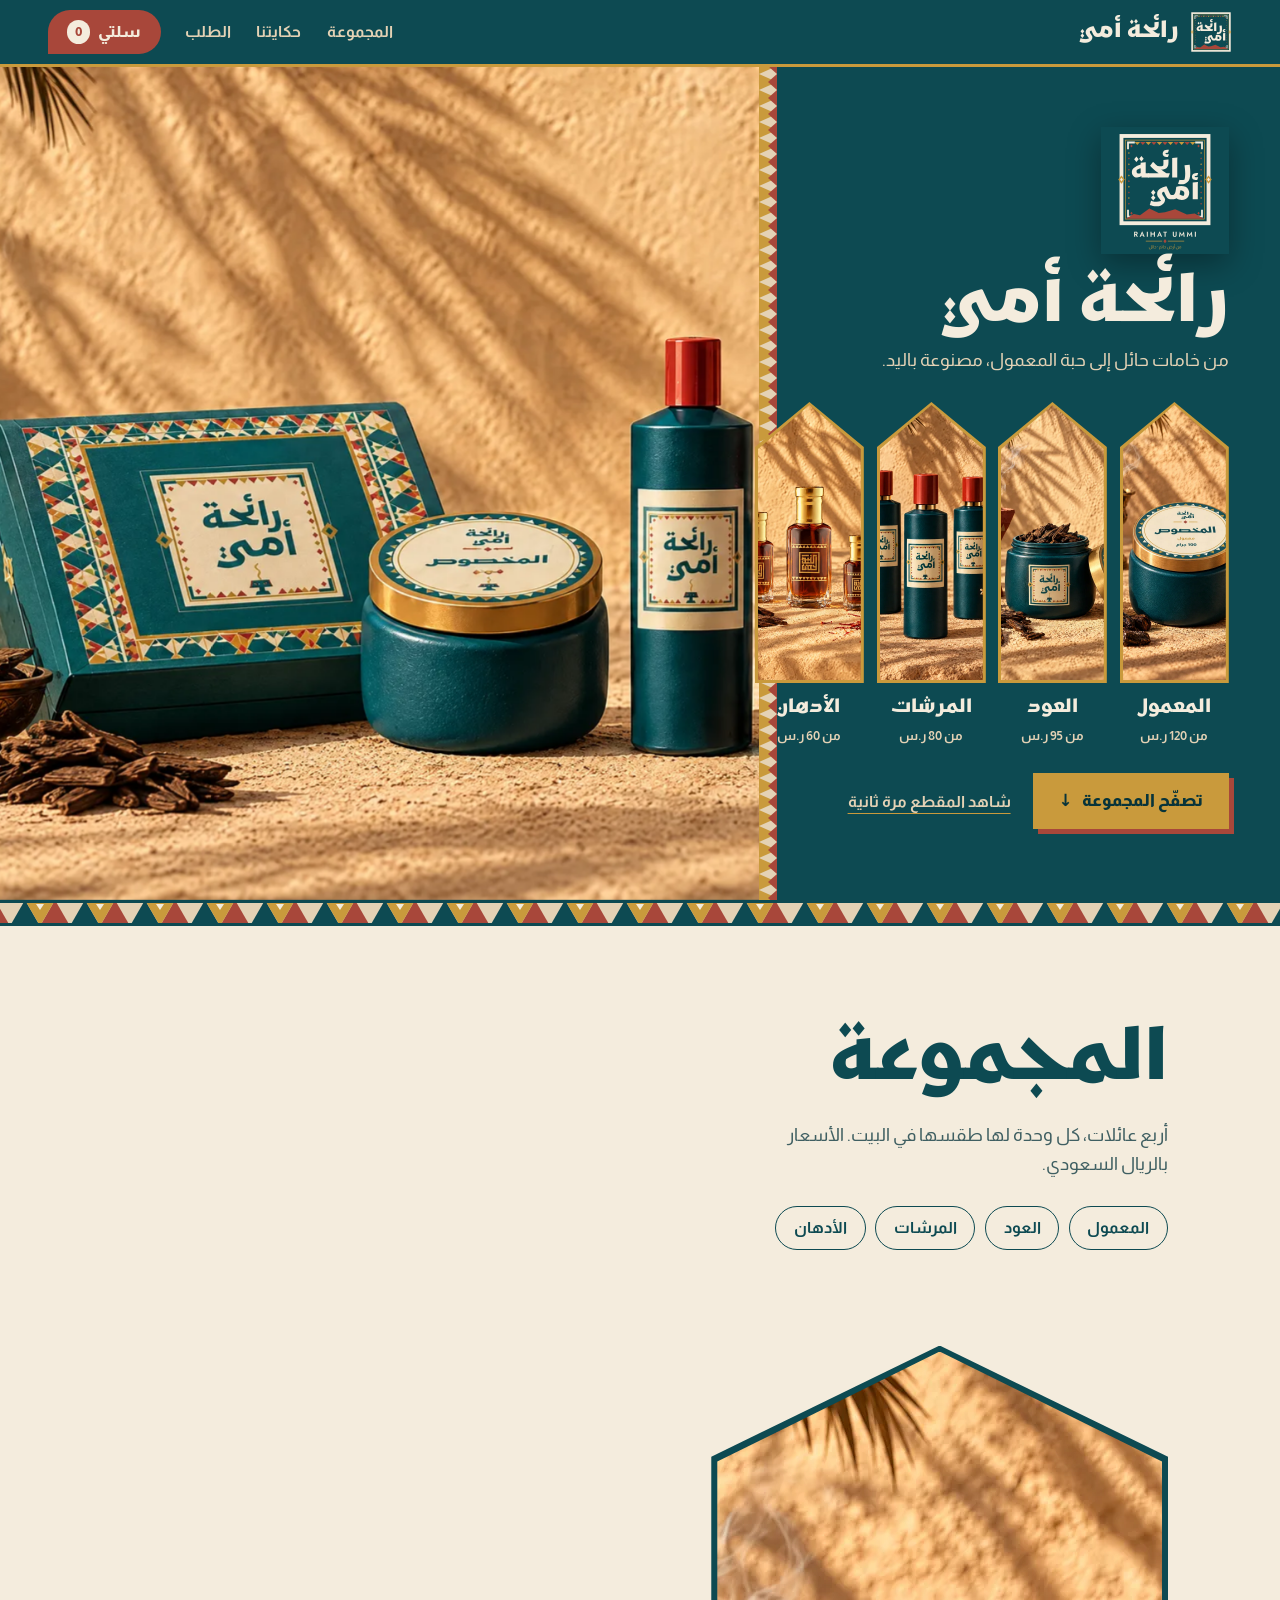
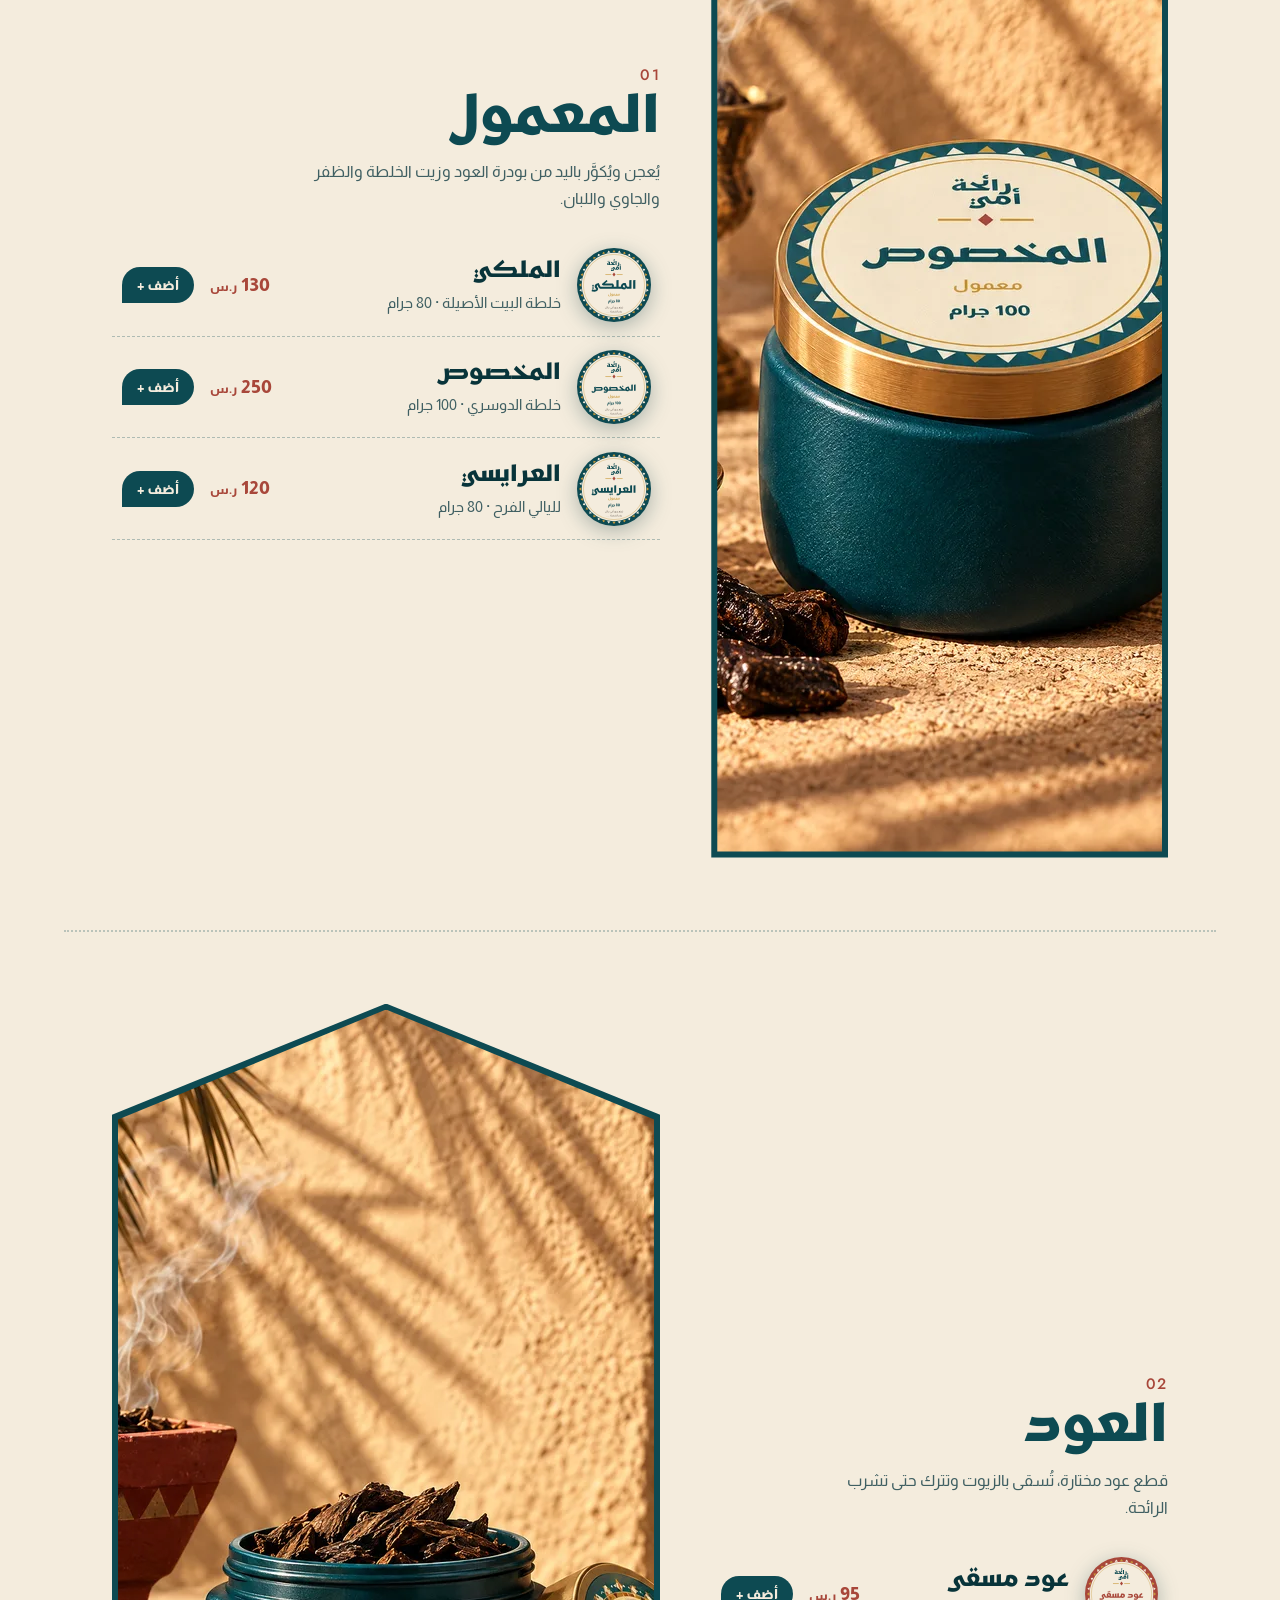
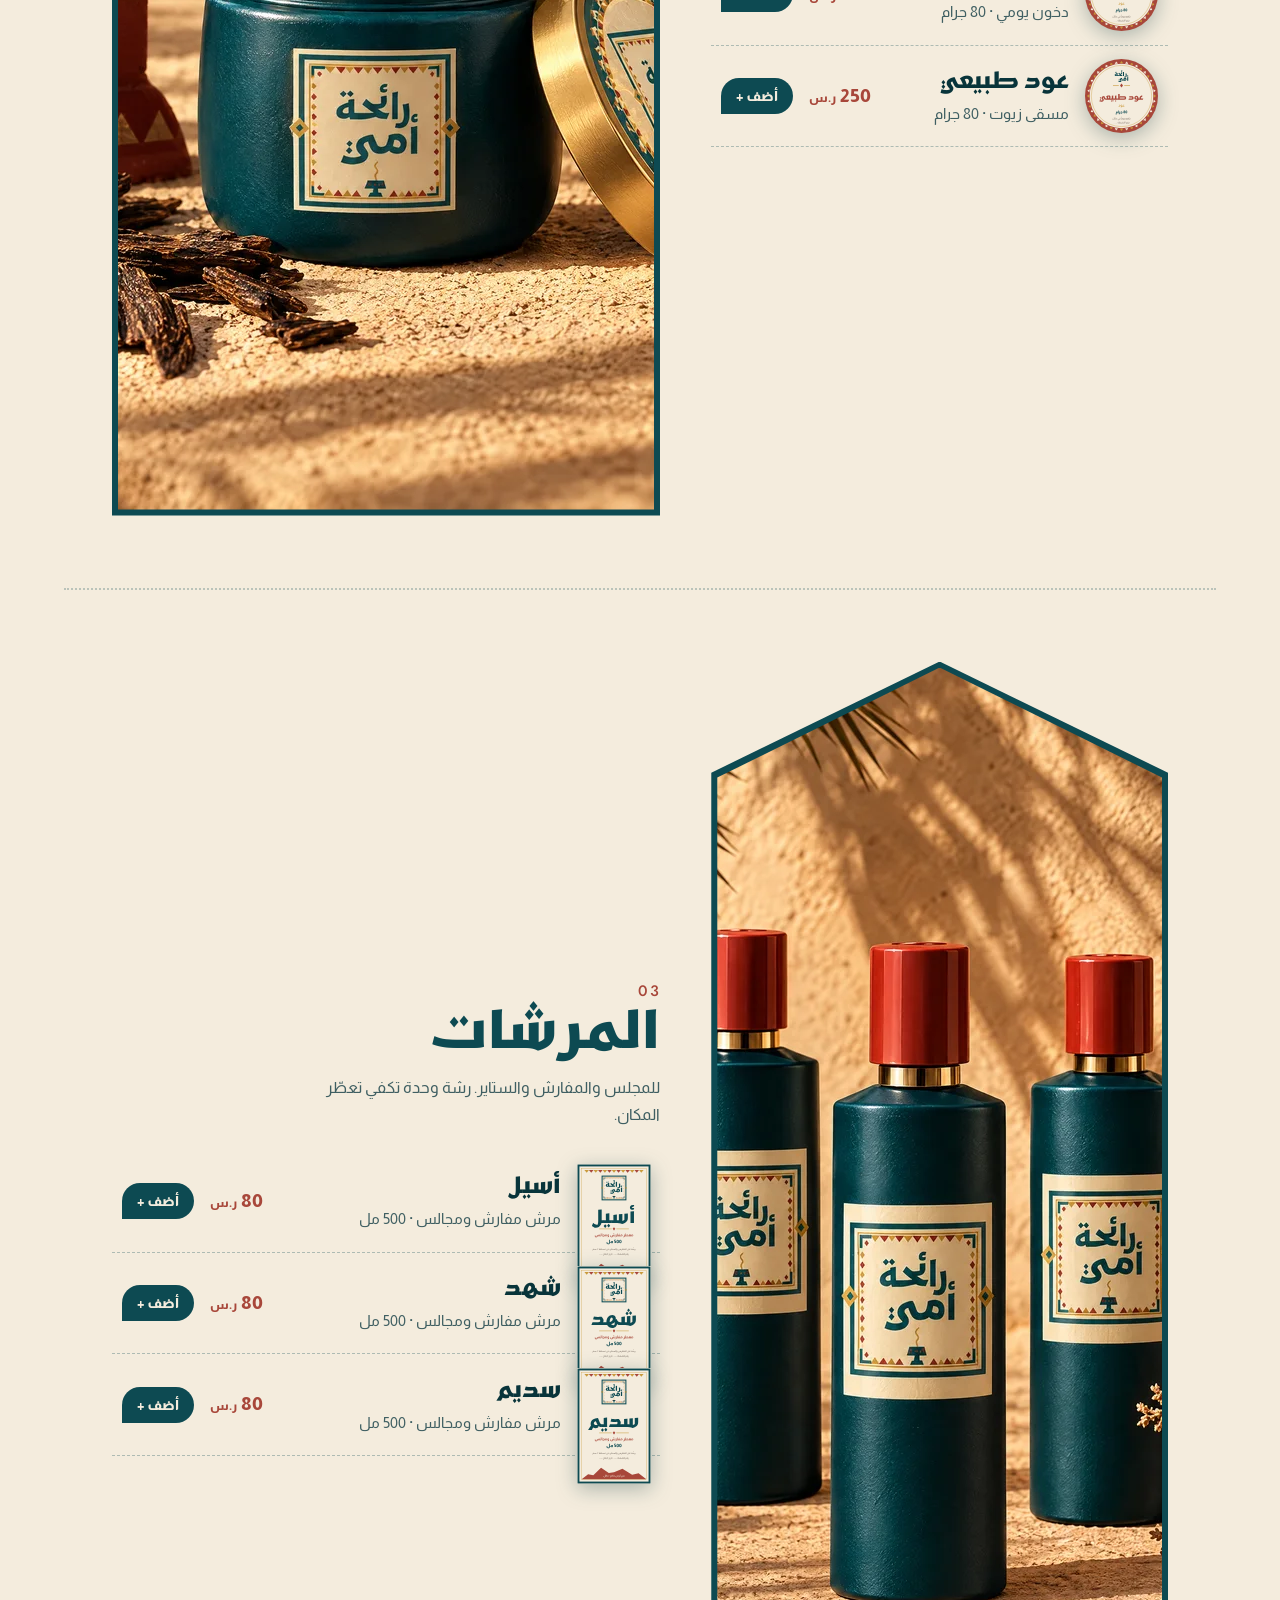
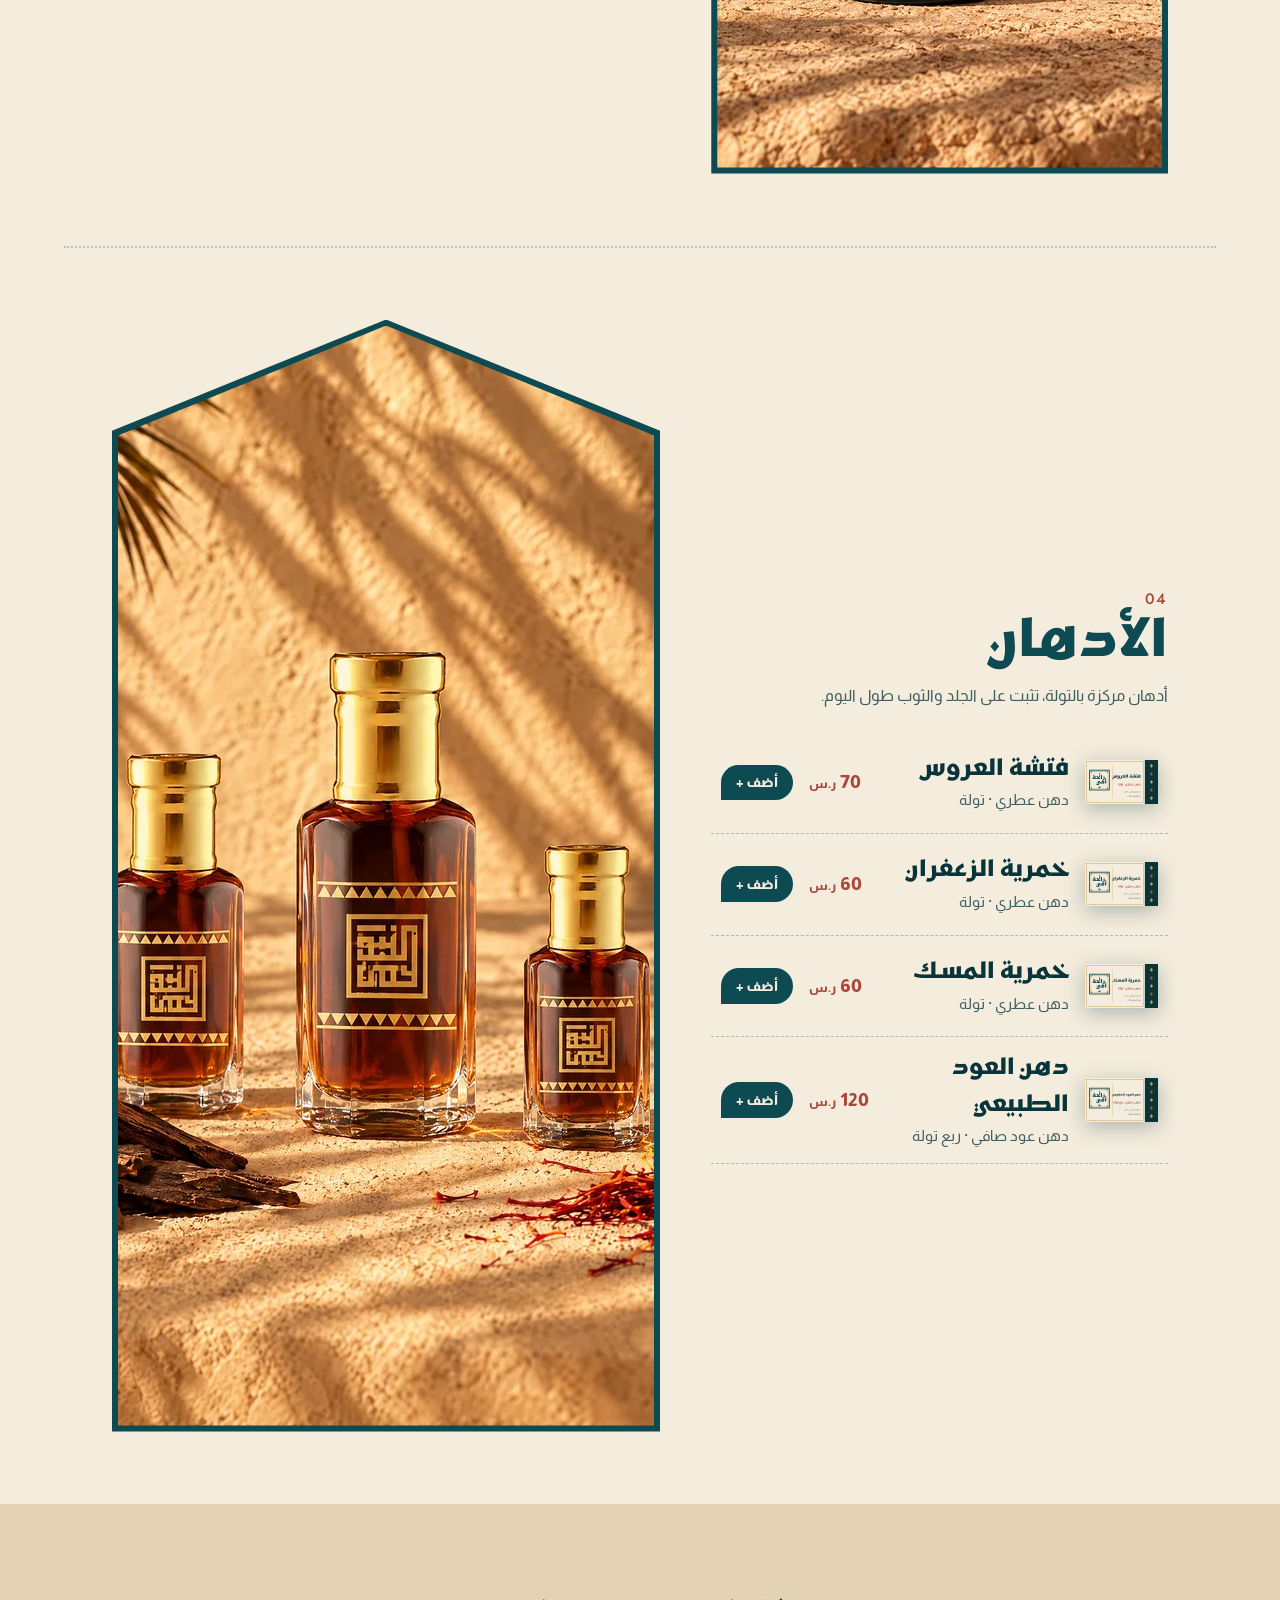
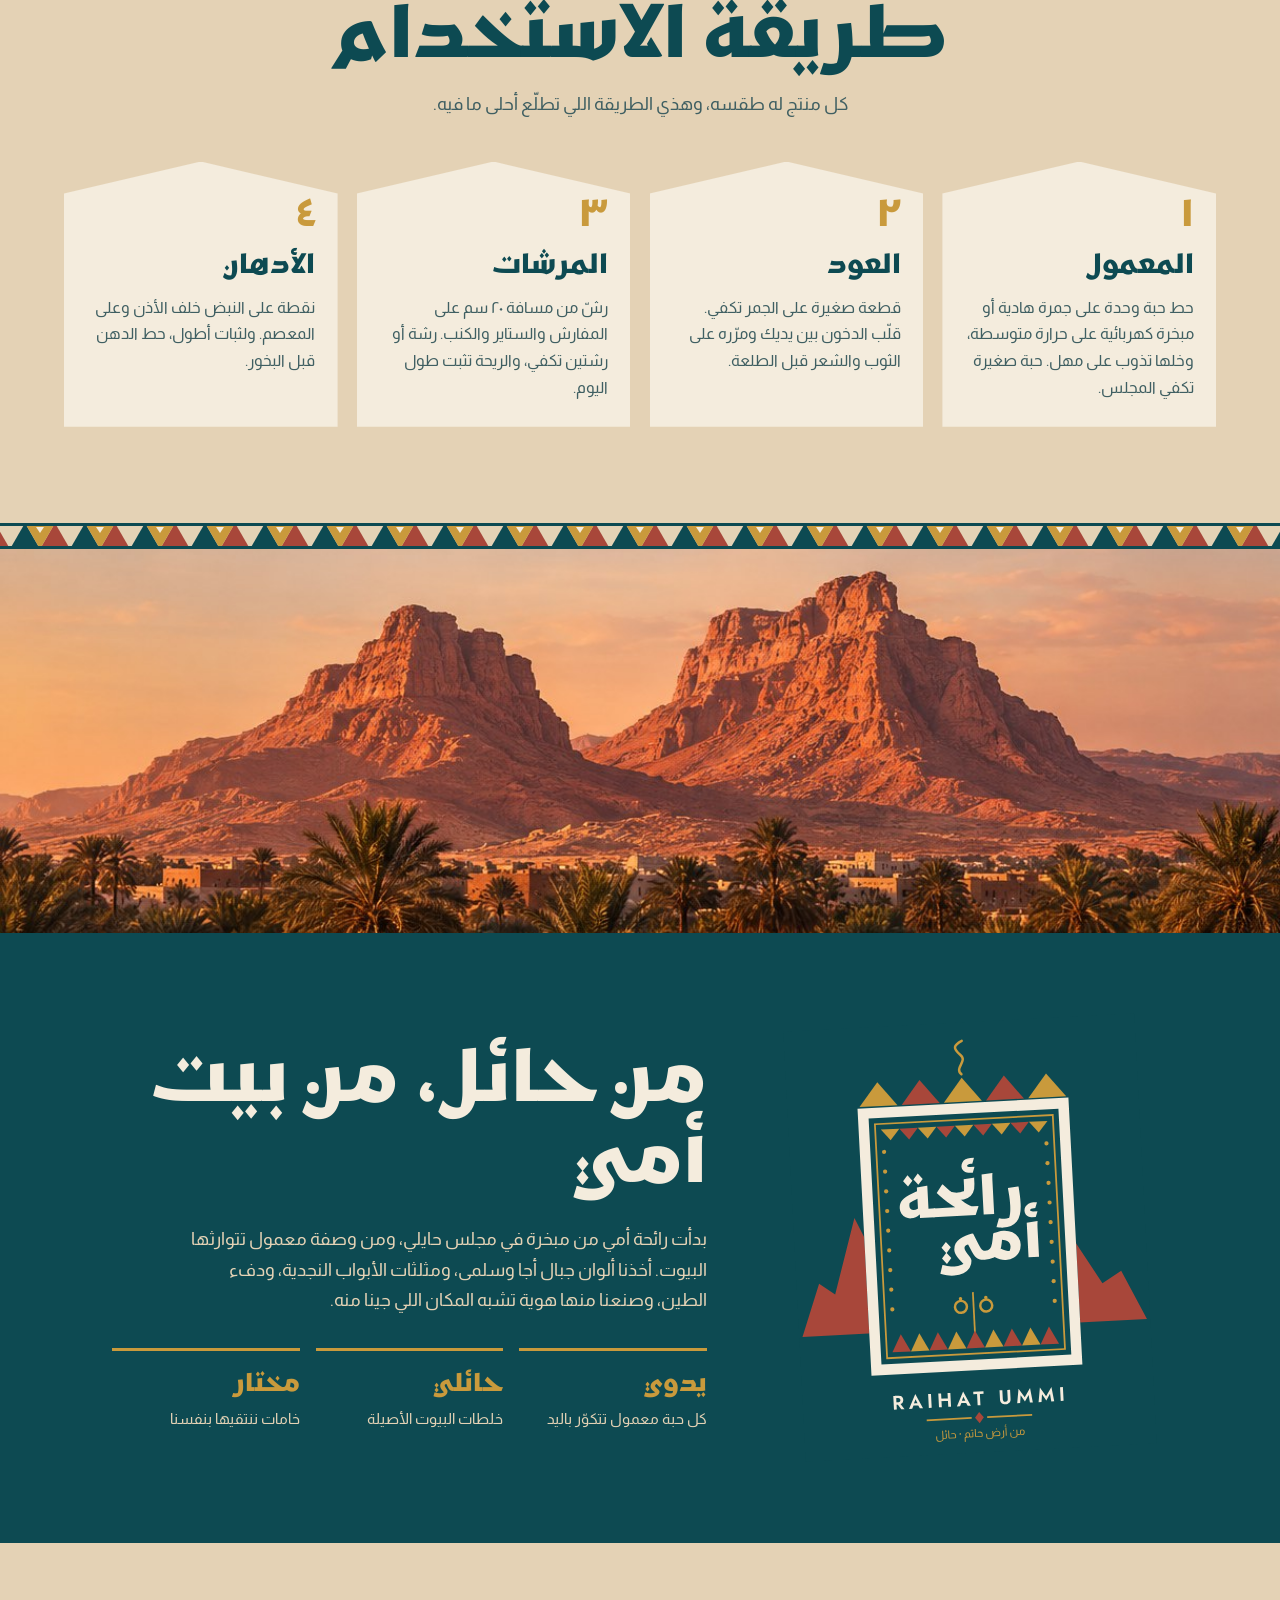
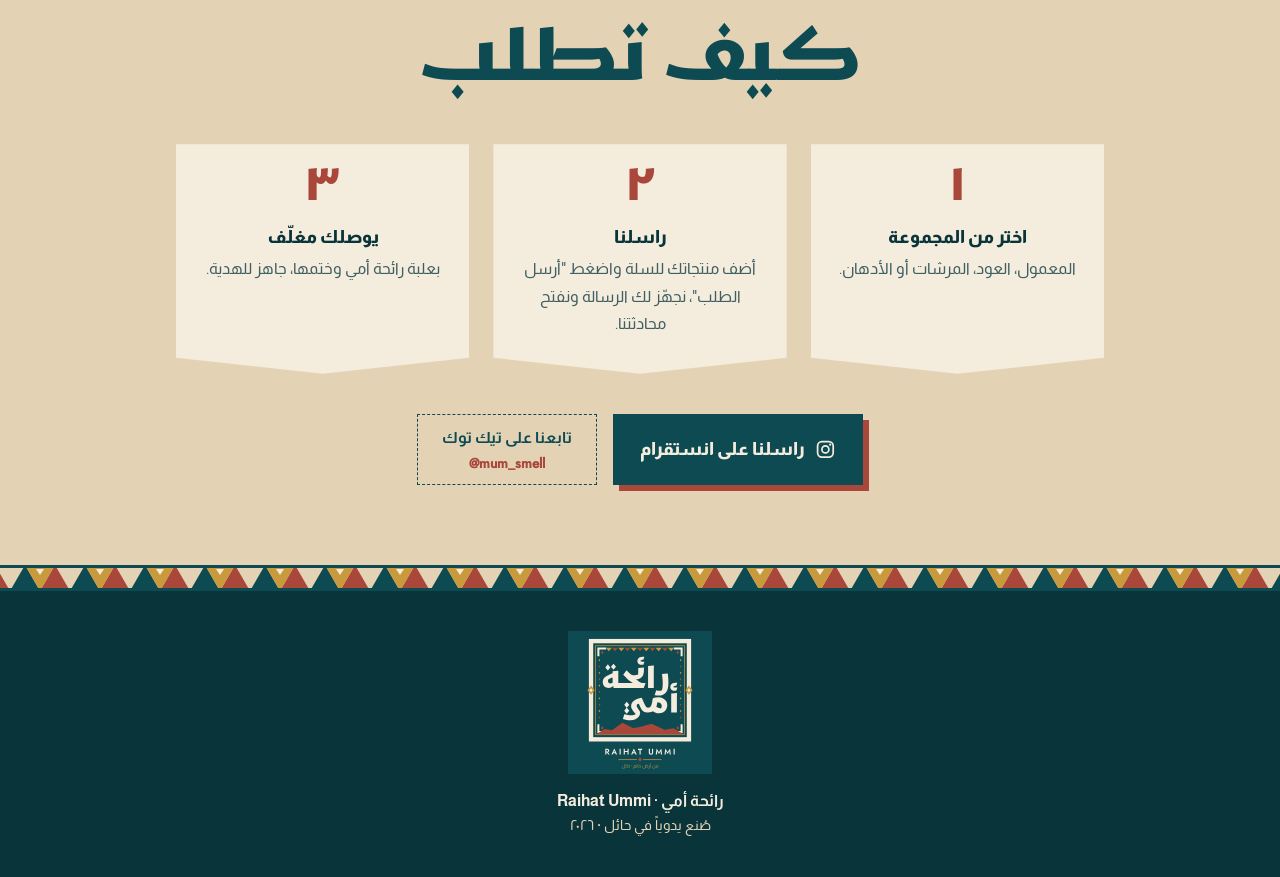
<file: index.html>
<!doctype html>
<html lang="ar" dir="rtl">
<head>
  <meta charset="utf-8">
  <meta name="viewport" content="width=device-width, initial-scale=1">
  <title>رائحة أمي | Raihat Ummi</title>
  <meta name="description" content="من خامات حائل إلى حبة المعمول: معمول وعود ومرشات وأدهان مصنوعة باليد.">
  <meta name="theme-color" content="#0D4A52">
  <meta property="og:title" content="رائحة أمي | Raihat Ummi">
  <meta property="og:description" content="من خامات حائل إلى حبة المعمول: معمول وعود ومرشات وأدهان مصنوعة باليد.">
  <meta property="og:type" content="website">
  <meta property="og:image" content="https://moh71222-pixel.github.io/Mom-smell/assets/og.jpg">
  <meta name="twitter:card" content="summary_large_image">
  <link rel="icon" href="assets/brand/mark.svg" type="image/svg+xml">
  <link rel="preload" href="assets/fonts/raihat-kufi.woff2" as="font" type="font/woff2" crossorigin>
  <script type="application/ld+json">{"@context": "https://schema.org", "@type": "Store", "name": "رائحة أمي | Raihat Ummi", "description": "معمول وعود ومرشات وأدهان مصنوعة باليد في حائل.", "address": {"@type": "PostalAddress", "addressLocality": "حائل", "addressCountry": "SA"}, "sameAs": ["https://www.instagram.com/mum_smell", "https://www.tiktok.com/@mum_smell"], "makesOffer": [{"@type": "Offer", "itemOffered": {"@type": "Product", "name": "الملكي (80 جرام)", "brand": "رائحة أمي"}, "price": "130", "priceCurrency": "SAR"}, {"@type": "Offer", "itemOffered": {"@type": "Product", "name": "المخصوص (100 جرام)", "brand": "رائحة أمي"}, "price": "250", "priceCurrency": "SAR"}, {"@type": "Offer", "itemOffered": {"@type": "Product", "name": "العرايسي (80 جرام)", "brand": "رائحة أمي"}, "price": "120", "priceCurrency": "SAR"}, {"@type": "Offer", "itemOffered": {"@type": "Product", "name": "عود مسقى (80 جرام)", "brand": "رائحة أمي"}, "price": "95", "priceCurrency": "SAR"}, {"@type": "Offer", "itemOffered": {"@type": "Product", "name": "عود طبيعي (80 جرام)", "brand": "رائحة أمي"}, "price": "250", "priceCurrency": "SAR"}, {"@type": "Offer", "itemOffered": {"@type": "Product", "name": "أسيل (500 مل)", "brand": "رائحة أمي"}, "price": "80", "priceCurrency": "SAR"}, {"@type": "Offer", "itemOffered": {"@type": "Product", "name": "شهد (500 مل)", "brand": "رائحة أمي"}, "price": "80", "priceCurrency": "SAR"}, {"@type": "Offer", "itemOffered": {"@type": "Product", "name": "سديم (500 مل)", "brand": "رائحة أمي"}, "price": "80", "priceCurrency": "SAR"}, {"@type": "Offer", "itemOffered": {"@type": "Product", "name": "فتشة العروس (تولة)", "brand": "رائحة أمي"}, "price": "70", "priceCurrency": "SAR"}, {"@type": "Offer", "itemOffered": {"@type": "Product", "name": "خمرية الزعفران (تولة)", "brand": "رائحة أمي"}, "price": "60", "priceCurrency": "SAR"}, {"@type": "Offer", "itemOffered": {"@type": "Product", "name": "خمرية المسك (تولة)", "brand": "رائحة أمي"}, "price": "60", "priceCurrency": "SAR"}, {"@type": "Offer", "itemOffered": {"@type": "Product", "name": "دهن العود الطبيعي (ربع تولة)", "brand": "رائحة أمي"}, "price": "120", "priceCurrency": "SAR"}]}</script>
  <link rel="stylesheet" href="style.css?v=5">
  <script>document.documentElement.classList.add("js");</script>
</head>
<body>
  <header class="header">
    <a class="header__brand" href="#top" aria-label="رائحة أمي">
      <img src="assets/brand/mark.svg" alt="" width="42" height="42">
      <span class="header__name">رائحة أمي</span>
    </a>
    <nav class="header__nav" aria-label="أقسام الموقع">
      <a href="#collection">المجموعة</a>
      <a href="#story">حكايتنا</a>
      <a href="#order">الطلب</a>
    </nav>
    <button class="header__order" type="button" data-cart-open aria-label="سلة الطلب">سلتي <span class="cart-count" data-count>0</span></button>
  </header>

  <main>
    <section class="intro" id="top" aria-label="رائحة أمي">
      <img class="intro__still" src="assets/products/collection.webp"
        srcset="assets/products/collection-small.webp 960w, assets/products/collection.webp 1920w" sizes="100vw"
        alt="مجموعة رائحة أمي: علبة الهدايا وعلبة المعمول والمرش والدهن">
      <video class="intro__video" muted playsinline preload="auto" poster="assets/world/poster.jpg?v=5"
        data-src="assets/world/film.mp4?v=5" data-src-mobile="assets/world/film-mobile.mp4?v=5" aria-hidden="true"></video>
      <div class="intro__captions" aria-hidden="true"><p class="caption" data-i="0"><span class="caption__k">الخامات</span><span class="caption__t">خمس خامات، وحبة وحدة</span></p><p class="caption" data-i="1"><span class="caption__k">الخلطة</span><span class="caption__t">تمتزج على مهل</span></p><p class="caption" data-i="2"><span class="caption__k">التكوير</span><span class="caption__t">تتكوّر بين الكفّين</span></p><p class="caption" data-i="3"><span class="caption__k">المعمول</span><span class="caption__t">معمول رائحة أمي</span></p></div>
      <div class="intro__bar" aria-hidden="true"><span></span></div>
      <button class="intro__skip" type="button">تخطّي</button>

      <div class="intro__reveal">
        <div class="intro__brand">
          <img src="assets/brand/logo-square-rev.svg" alt="شعار رائحة أمي" width="180" height="178">
          <h1 class="intro__title">رائحة أمي</h1>
          <p class="intro__tag">من خامات حائل إلى حبة المعمول، مصنوعة باليد.</p>
        </div>
        <nav class="intro__arches" aria-label="أقسام المجموعة">
          <a class="arch" href="#mamool" style="--d:0">
            <span class="arch__img"><img src="assets/products/mamool.webp" alt="" width="220" height="275"></span>
            <span class="arch__name">المعمول</span>
            <span class="arch__price">من 120 ر.س</span>
          </a>
          <a class="arch" href="#oud" style="--d:1">
            <span class="arch__img"><img src="assets/products/oud.webp" alt="" width="220" height="275"></span>
            <span class="arch__name">العود</span>
            <span class="arch__price">من 95 ر.س</span>
          </a>
          <a class="arch" href="#sprays" style="--d:2">
            <span class="arch__img"><img src="assets/products/spray.webp" alt="" width="220" height="275"></span>
            <span class="arch__name">المرشات</span>
            <span class="arch__price">من 80 ر.س</span>
          </a>
          <a class="arch" href="#oils" style="--d:3">
            <span class="arch__img"><img src="assets/products/oil.webp?v=2" alt="" width="220" height="275"></span>
            <span class="arch__name">الأدهان</span>
            <span class="arch__price">من 60 ر.س</span>
          </a>
        </nav>
        <div class="intro__actions">
          <a class="browse" href="#collection">تصفّح المجموعة <span aria-hidden="true">↓</span></a>
          <button class="replay" type="button">شاهد المقطع مرة ثانية</button>
        </div>
      </div>
    </section>

    <div class="pattern" aria-hidden="true"></div>

    <section class="collection" id="collection" aria-labelledby="collection-title">
      <div class="collection__intro">
        <h2 class="display" id="collection-title">المجموعة</h2>
        <p>أربع عائلات، كل وحدة لها طقسها في البيت. الأسعار بالريال السعودي.</p>
        <ul class="collection__jump"><li><a href="#mamool">المعمول</a></li><li><a href="#oud">العود</a></li><li><a href="#sprays">المرشات</a></li><li><a href="#oils">الأدهان</a></li></ul>
      </div>
      <article class="family" id="mamool">
        <figure class="family__photo">
          <img src="assets/products/mamool.webp" alt="علبة معمول رائحة أمي الزرقاء بغطاء ذهبي" loading="lazy" width="880" height="1100">
        </figure>
        <div class="family__body">
          <p class="family__index">01</p>
          <h3 class="family__title">المعمول</h3>
          <p class="family__lead">يُعجن ويُكوَّر باليد من بودرة العود وزيت الخلطة والظفر والجاوي واللبان.</p>
          <ul class="family__list">
            <li class="product">
              <div class="product__label"><img src="assets/labels/mamool-malaki.svg" alt="ملصق الملكي" loading="lazy"></div>
              <div><p class="product__name">الملكي</p><p class="product__note">خلطة البيت الأصيلة · 80 جرام</p></div>
              <p class="product__price">130 <small>ر.س</small></p>
              <button class="product__ask" type="button" data-add data-name="الملكي" data-price="130" data-size="80 جرام" aria-label="أضف الملكي للطلب">أضف <span aria-hidden="true">+</span></button>
            </li>
            <li class="product">
              <div class="product__label"><img src="assets/labels/mamool-makhsoos.svg" alt="ملصق المخصوص" loading="lazy"></div>
              <div><p class="product__name">المخصوص</p><p class="product__note">خلطة الدوسري · 100 جرام</p></div>
              <p class="product__price">250 <small>ر.س</small></p>
              <button class="product__ask" type="button" data-add data-name="المخصوص" data-price="250" data-size="100 جرام" aria-label="أضف المخصوص للطلب">أضف <span aria-hidden="true">+</span></button>
            </li>
            <li class="product">
              <div class="product__label"><img src="assets/labels/mamool-arayesi.svg" alt="ملصق العرايسي" loading="lazy"></div>
              <div><p class="product__name">العرايسي</p><p class="product__note">لليالي الفرح · 80 جرام</p></div>
              <p class="product__price">120 <small>ر.س</small></p>
              <button class="product__ask" type="button" data-add data-name="العرايسي" data-price="120" data-size="80 جرام" aria-label="أضف العرايسي للطلب">أضف <span aria-hidden="true">+</span></button>
            </li>
          </ul>
        </div>
      </article>
      <article class="family" id="oud" data-flip>
        <figure class="family__photo">
          <img src="assets/products/oud.webp" alt="علبة عود رائحة أمي مفتوحة بجانب مبخرة نجدية" loading="lazy" width="880" height="1100">
        </figure>
        <div class="family__body">
          <p class="family__index">02</p>
          <h3 class="family__title">العود</h3>
          <p class="family__lead">قطع عود مختارة، تُسقى بالزيوت وتترك حتى تشرب الرائحة.</p>
          <ul class="family__list">
            <li class="product">
              <div class="product__label"><img src="assets/labels/oud-musqa.svg" alt="ملصق عود مسقى" loading="lazy"></div>
              <div><p class="product__name">عود مسقى</p><p class="product__note">دخون يومي · 80 جرام</p></div>
              <p class="product__price">95 <small>ر.س</small></p>
              <button class="product__ask" type="button" data-add data-name="عود مسقى" data-price="95" data-size="80 جرام" aria-label="أضف عود مسقى للطلب">أضف <span aria-hidden="true">+</span></button>
            </li>
            <li class="product">
              <div class="product__label"><img src="assets/labels/oud-tabiei.svg" alt="ملصق عود طبيعي" loading="lazy"></div>
              <div><p class="product__name">عود طبيعي</p><p class="product__note">مسقى زيوت · 80 جرام</p></div>
              <p class="product__price">250 <small>ر.س</small></p>
              <button class="product__ask" type="button" data-add data-name="عود طبيعي" data-price="250" data-size="80 جرام" aria-label="أضف عود طبيعي للطلب">أضف <span aria-hidden="true">+</span></button>
            </li>
          </ul>
        </div>
      </article>
      <article class="family" id="sprays">
        <figure class="family__photo">
          <img src="assets/products/spray.webp" alt="ثلاث قوارير مرش رائحة أمي الزرقاء بأغطية حمراء" loading="lazy" width="880" height="1100">
        </figure>
        <div class="family__body">
          <p class="family__index">03</p>
          <h3 class="family__title">المرشات</h3>
          <p class="family__lead">للمجلس والمفارش والستاير. رشة وحدة تكفي تعطّر المكان.</p>
          <ul class="family__list">
            <li class="product">
              <div class="product__label"><img src="assets/labels/spray-aseel.svg" alt="ملصق أسيل" loading="lazy"></div>
              <div><p class="product__name">أسيل</p><p class="product__note">مرش مفارش ومجالس · 500 مل</p></div>
              <p class="product__price">80 <small>ر.س</small></p>
              <button class="product__ask" type="button" data-add data-name="أسيل" data-price="80" data-size="500 مل" aria-label="أضف أسيل للطلب">أضف <span aria-hidden="true">+</span></button>
            </li>
            <li class="product">
              <div class="product__label"><img src="assets/labels/spray-shahd.svg" alt="ملصق شهد" loading="lazy"></div>
              <div><p class="product__name">شهد</p><p class="product__note">مرش مفارش ومجالس · 500 مل</p></div>
              <p class="product__price">80 <small>ر.س</small></p>
              <button class="product__ask" type="button" data-add data-name="شهد" data-price="80" data-size="500 مل" aria-label="أضف شهد للطلب">أضف <span aria-hidden="true">+</span></button>
            </li>
            <li class="product">
              <div class="product__label"><img src="assets/labels/spray-sadeem.svg" alt="ملصق سديم" loading="lazy"></div>
              <div><p class="product__name">سديم</p><p class="product__note">مرش مفارش ومجالس · 500 مل</p></div>
              <p class="product__price">80 <small>ر.س</small></p>
              <button class="product__ask" type="button" data-add data-name="سديم" data-price="80" data-size="500 مل" aria-label="أضف سديم للطلب">أضف <span aria-hidden="true">+</span></button>
            </li>
          </ul>
        </div>
      </article>
      <article class="family" id="oils" data-flip>
        <figure class="family__photo">
          <img src="assets/products/oil.webp?v=2" alt="تولات دهن رائحة أمي بأغطية ذهبية ونقش نجدي" loading="lazy" width="880" height="1100">
        </figure>
        <div class="family__body">
          <p class="family__index">04</p>
          <h3 class="family__title">الأدهان</h3>
          <p class="family__lead">أدهان مركزة بالتولة، تثبت على الجلد والثوب طول اليوم.</p>
          <ul class="family__list">
            <li class="product">
              <div class="product__label"><img src="assets/labels/oil-fitshat.svg" alt="ملصق فتشة العروس" loading="lazy"></div>
              <div><p class="product__name">فتشة العروس</p><p class="product__note">دهن عطري · تولة</p></div>
              <p class="product__price">70 <small>ر.س</small></p>
              <button class="product__ask" type="button" data-add data-name="فتشة العروس" data-price="70" data-size="تولة" aria-label="أضف فتشة العروس للطلب">أضف <span aria-hidden="true">+</span></button>
            </li>
            <li class="product">
              <div class="product__label"><img src="assets/labels/oil-saffron.svg" alt="ملصق خمرية الزعفران" loading="lazy"></div>
              <div><p class="product__name">خمرية الزعفران</p><p class="product__note">دهن عطري · تولة</p></div>
              <p class="product__price">60 <small>ر.س</small></p>
              <button class="product__ask" type="button" data-add data-name="خمرية الزعفران" data-price="60" data-size="تولة" aria-label="أضف خمرية الزعفران للطلب">أضف <span aria-hidden="true">+</span></button>
            </li>
            <li class="product">
              <div class="product__label"><img src="assets/labels/oil-musk.svg" alt="ملصق خمرية المسك" loading="lazy"></div>
              <div><p class="product__name">خمرية المسك</p><p class="product__note">دهن عطري · تولة</p></div>
              <p class="product__price">60 <small>ر.س</small></p>
              <button class="product__ask" type="button" data-add data-name="خمرية المسك" data-price="60" data-size="تولة" aria-label="أضف خمرية المسك للطلب">أضف <span aria-hidden="true">+</span></button>
            </li>
            <li class="product">
              <div class="product__label"><img src="assets/labels/oil-oud.svg" alt="ملصق دهن العود الطبيعي" loading="lazy"></div>
              <div><p class="product__name">دهن العود الطبيعي</p><p class="product__note">دهن عود صافي · ربع تولة</p></div>
              <p class="product__price">120 <small>ر.س</small></p>
              <button class="product__ask" type="button" data-add data-name="دهن العود الطبيعي" data-price="120" data-size="ربع تولة" aria-label="أضف دهن العود الطبيعي للطلب">أضف <span aria-hidden="true">+</span></button>
            </li>
          </ul>
        </div>
      </article>
    </section>


    <section class="usage" id="usage" aria-labelledby="usage-title">
      <h2 class="display" id="usage-title">طريقة الاستخدام</h2>
      <p class="usage__lead">كل منتج له طقسه، وهذي الطريقة اللي تطلّع أحلى ما فيه.</p>
      <div class="usage__grid">
        <article class="ritual">
          <span class="ritual__n" aria-hidden="true">١</span>
          <h3>المعمول</h3>
          <p>حط حبة وحدة على جمرة هادية أو مبخرة كهربائية على حرارة متوسطة، وخلها تذوب على مهل. حبة صغيرة تكفي المجلس.</p>
        </article>
        <article class="ritual">
          <span class="ritual__n" aria-hidden="true">٢</span>
          <h3>العود</h3>
          <p>قطعة صغيرة على الجمر تكفي. قلّب الدخون بين يديك ومرّره على الثوب والشعر قبل الطلعة.</p>
        </article>
        <article class="ritual">
          <span class="ritual__n" aria-hidden="true">٣</span>
          <h3>المرشات</h3>
          <p>رشّ من مسافة ٢٠ سم على المفارش والستاير والكنب. رشة أو رشتين تكفي، والريحة تثبت طول اليوم.</p>
        </article>
        <article class="ritual">
          <span class="ritual__n" aria-hidden="true">٤</span>
          <h3>الأدهان</h3>
          <p>نقطة على النبض خلف الأذن وعلى المعصم. ولثبات أطول، حط الدهن قبل البخور.</p>
        </article>
      </div>
    </section>

    <section class="story" id="story" aria-labelledby="story-title">
      <div class="pattern" aria-hidden="true"></div>
      <figure class="story__band"><img src="assets/story/crop_aja.jpg" alt="جبال أجا وسلمى في حائل" loading="lazy"></figure>
      <div class="story__grid">
        <div class="story__mark"><img src="assets/brand/logo-door-rev.svg" alt="شعار الباب النجدي لرائحة أمي" loading="lazy"></div>
        <div class="story__copy">
          <h2 class="display" id="story-title">من حائل، من بيت أمي</h2>
          <p>بدأت رائحة أمي من مبخرة في مجلس حايلي، ومن وصفة معمول تتوارثها البيوت. أخذنا ألوان جبال أجا وسلمى، ومثلثات الأبواب النجدية، ودفء الطين، وصنعنا منها هوية تشبه المكان اللي جينا منه.</p>
          <dl class="facts">
            <div><dt>يدوي</dt><dd>كل حبة معمول تتكوّر باليد</dd></div>
            <div><dt>حائلي</dt><dd>خلطات البيوت الأصيلة</dd></div>
            <div><dt>مختار</dt><dd>خامات ننتقيها بنفسنا</dd></div>
          </dl>
        </div>
      </div>
    </section>

    <section class="order" id="order" aria-labelledby="order-title">
      <h2 class="display" id="order-title">كيف تطلب</h2>
      <ol class="steps">
        <li><span class="steps__n" aria-hidden="true">١</span><p class="steps__t">اختر من المجموعة</p><p>المعمول، العود، المرشات أو الأدهان.</p></li>
        <li><span class="steps__n" aria-hidden="true">٢</span><p class="steps__t">راسلنا</p><p>أضف منتجاتك للسلة واضغط "أرسل الطلب"، نجهّز لك الرسالة ونفتح محادثتنا.</p></li>
        <li><span class="steps__n" aria-hidden="true">٣</span><p class="steps__t">يوصلك مغلّف</p><p>بعلبة رائحة أمي وختمها، جاهز للهدية.</p></li>
      </ol>
      <div class="order__ctas">
        <a class="cta-insta" href="https://www.instagram.com/mum_smell" target="_blank" rel="noopener">
          <svg viewBox="0 0 24 24" aria-hidden="true"><rect x="3" y="3" width="18" height="18" rx="5" fill="none" stroke="currentColor" stroke-width="2"/><circle cx="12" cy="12" r="4" fill="none" stroke="currentColor" stroke-width="2"/><circle cx="17.5" cy="6.5" r="1.3" fill="currentColor"/></svg>
          راسلنا على انستقرام
        </a>
        <a class="cta-tiktok" href="https://www.tiktok.com/@mum_smell" target="_blank" rel="noopener">تابعنا على تيك توك<span>@mum_smell</span></a>
      </div>
    </section>
  </main>


  <button class="cart-fab" type="button" data-cart-open aria-label="سلة الطلب">
    <svg viewBox="0 0 24 24" aria-hidden="true"><path d="M6 7h12l-1.2 11.2a2 2 0 0 1-2 1.8H9.2a2 2 0 0 1-2-1.8L6 7Z" fill="none" stroke="currentColor" stroke-width="2"/><path d="M9 7a3 3 0 0 1 6 0" fill="none" stroke="currentColor" stroke-width="2"/></svg>
    <span>سلتي</span><span class="cart-count" data-count>0</span>
  </button>

  <div class="cart" data-cart hidden>
    <div class="cart__backdrop" data-cart-close></div>
    <aside class="cart__panel" role="dialog" aria-modal="true" aria-labelledby="cart-title">
      <div class="cart__head">
        <h2 id="cart-title">سلة الطلب</h2>
        <button class="cart__close" type="button" data-cart-close aria-label="إغلاق">×</button>
      </div>
      <div class="pattern" aria-hidden="true"></div>
      <ul class="cart__list" data-cart-list></ul>
      <p class="cart__empty" data-cart-empty>سلتك فاضية. اختر من المجموعة وأضف اللي يعجبك.</p>
      <div class="cart__foot">
        <p class="cart__total">المجموع <strong data-cart-total>0 ر.س</strong></p>
        <a class="cart__send" href="https://ig.me/m/mum_smell" target="_blank" rel="noopener" data-cart-send>أرسل الطلب على انستقرام</a>
        <p class="cart__hint">ننسخ لك رسالة الطلب جاهزة، وتلصقها في المحادثة.</p>
      </div>
    </aside>
  </div>

  <div class="toast" data-toast role="status" aria-live="polite"></div>

  <footer class="footer">
    <div class="pattern" aria-hidden="true"></div>
    <img src="assets/brand/logo-square-rev.svg" alt="رائحة أمي Raihat Ummi" loading="lazy">
    <p>رائحة أمي · Raihat Ummi</p>
    <p class="footer__small">صُنع يدوياً في حائل · ٢٠٢٦</p>
  </footer>
  <script src="app.js?v=5" defer></script>
</body>
</html>
</file>
<file: style.css>
/* Raihat Ummi (رائحة أمي): site styles, built on the brand book identity. */
@font-face { font-family: "Raihat Kufi"; src: url("assets/fonts/raihat-kufi.woff2") format("woff2"); font-display: swap; }
@font-face { font-family: "Almarai"; src: url("assets/fonts/almarai-400.woff2") format("woff2"); font-weight: 400; font-display: swap; }
@font-face { font-family: "Almarai"; src: url("assets/fonts/almarai-700.woff2") format("woff2"); font-weight: 700; font-display: swap; }
@font-face { font-family: "Almarai"; src: url("assets/fonts/almarai-800.woff2") format("woff2"); font-weight: 800; font-display: swap; }
@font-face { font-family: "Jost"; src: url("assets/fonts/jost-500.woff2") format("woff2"); font-weight: 500; font-display: swap; }

:root {
  --teal: #0D4A52;
  --teal-dark: #08343A;
  --red: #A8473A;
  --ochre: #C99A3C;
  --sand: #E4D2B5;
  --cream: #F4ECDD;
  --ink: #08343A;
  --ink-soft: #3F5F62;
  --kufi: "Raihat Kufi", "Almarai", sans-serif;
  --body: "Almarai", system-ui, sans-serif;
  --latin: "Jost", "Almarai", sans-serif;
  /* the Najdi triangle band from the brand book */
  --pattern: url("data:image/svg+xml,%3Csvg xmlns='http://www.w3.org/2000/svg' width='60' height='26' viewBox='0 0 60 26'%3E%3Crect width='60' height='26' fill='%23E4D2B5'/%3E%3Cpolygon points='0,26 15,0 30,26' fill='%230D4A52'/%3E%3Cpolygon points='30,26 45,0 60,26' fill='%23A8473A'/%3E%3Cpolygon points='15,0 45,0 30,26' fill='%23C99A3C'/%3E%3Cpolygon points='26,4 30,10 34,4' fill='%23F4ECDD'/%3E%3C/svg%3E");
}

* { box-sizing: border-box; }
html { scroll-behavior: smooth; scroll-padding-top: 4.5rem; overflow-x: clip; }
body {
  margin: 0;
  overflow-x: clip;
  background: var(--cream);
  color: var(--ink);
  font-family: var(--body);
  line-height: 1.7;
  -webkit-font-smoothing: antialiased;
}
a { color: inherit; text-decoration: none; }
img { display: block; max-width: 100%; }
button { font: inherit; cursor: pointer; }
:focus-visible { outline: 2px solid var(--ochre); outline-offset: 3px; }
.display {
  margin: 0;
  font-family: var(--kufi);
  font-weight: 400;
  font-size: clamp(2.4rem, 5.5vw, 4.4rem);
  line-height: 1.15;
  color: var(--teal);
}
.pattern {
  height: 26px;
  background: var(--pattern) repeat-x center;
  background-size: 60px 26px;
  border-block: 3px solid var(--teal);
}

/* ---------- header ---------- */
.header {
  position: fixed;
  inset: 0 0 auto 0;
  z-index: 40;
  display: flex;
  align-items: center;
  gap: 1.5rem;
  padding: 0.65rem clamp(1rem, 4vw, 3rem);
  background: var(--teal);
  color: var(--cream);
  box-shadow: 0 3px 0 var(--ochre);
  transition: transform 0.7s cubic-bezier(.2,.8,.2,1);
}
.header__brand { display: flex; align-items: center; gap: 0.7rem; }
.header__brand img { width: 42px; height: 42px; }
.header__name { font-family: var(--kufi); font-size: 1.35rem; }
.header__nav { display: flex; gap: 1.6rem; margin-inline-start: auto; font-weight: 700; }
.header__nav a { position: relative; padding-block: 0.2rem; color: var(--sand); transition: color 0.3s; }
.header__nav a::after {
  content: "";
  position: absolute;
  inset: auto 0 -4px 0;
  height: 7px;
  background: var(--pattern) repeat-x;
  background-size: 16px 7px;
  transform: scaleX(0);
  transform-origin: right;
  transition: transform 0.35s;
}
.header__nav a:hover { color: var(--cream); }
.header__nav a:hover::after { transform: scaleX(1); }
.header__order {
  padding: 0.5rem 1.2rem;
  background: var(--red);
  color: var(--cream);
  font-weight: 800;
  border-radius: 999px 999px 999px 0.25rem;
  transition: background 0.3s, color 0.3s;
}
.header__order:hover { background: var(--ochre); color: var(--teal-dark); }
@media (max-width: 760px) {
  .header__nav { display: none; }
  .header__order { margin-inline-start: auto; }
}

/* ---------- intro: the film plays on open, then the collection appears ---------- */
.intro {
  position: relative;
  height: 100vh;
  height: 100svh;
  min-height: 560px;
  overflow: hidden;
  background: #04181B;
  color: var(--cream);
}
.intro__still,
.intro__video {
  position: absolute;
  inset: 0;
  width: 100%;
  height: 100%;
  object-fit: cover;
}
.intro__still { object-position: 38% 70%; animation: settle 2.4s cubic-bezier(.2,.8,.2,1) both; }
@keyframes settle { from { transform: scale(1.08); } }
/* desktop: photo on the left, brand panel on the right with the Najdi band between */
@media (min-width: 861px) {
  .intro { background: var(--teal); }
  .intro__still { right: auto; width: 60%; }
  .intro::after {
    content: "";
    position: absolute;
    inset: 0 40% 0 auto;
    width: 18px;
    transform: translateX(50%);
    background: var(--pattern) repeat-y center;
    background-size: 18px 8px;
    background-image: url("data:image/svg+xml,%3Csvg xmlns='http://www.w3.org/2000/svg' width='18' height='16' viewBox='0 0 18 16'%3E%3Crect width='18' height='16' fill='%23E4D2B5'/%3E%3Cpolygon points='0,0 18,8 0,16' fill='%23C99A3C'/%3E%3Cpolygon points='18,0 18,16 9,8' fill='%23A8473A'/%3E%3C/svg%3E");
    background-size: 18px 16px;
    z-index: 2;
    pointer-events: none;
  }
  .intro__reveal { margin-inline-start: 0; width: 40%; padding-inline: clamp(1.25rem, 3vw, 3rem); }
}
@media (min-width: 861px) and (max-width: 1279px) {
  .intro__still { width: 50%; }
  .intro::after { inset: 0 50% 0 auto; }
  .intro__reveal { width: 50%; }
}
.intro__video { z-index: 2; opacity: 0; pointer-events: none; transition: opacity 0.9s ease; }
.intro__captions, .intro__bar, .intro__skip { display: none; }

.intro__reveal {
  position: relative;
  z-index: 3;
  display: flex;
  flex-direction: column;
  justify-content: center;
  gap: 1.6rem;
  width: min(36rem, 46%);
  height: 100%;
  padding: 5.5rem clamp(1.25rem, 4vw, 3.5rem) 2rem;
}
.intro__brand img { width: clamp(6rem, 10vw, 9rem); height: auto; box-shadow: 0 10px 30px rgb(0 0 0 / 0.35); }
.intro__title { margin: 1rem 0 0; font-family: var(--kufi); font-weight: 400; font-size: clamp(2.6rem, 5vw, 4.4rem); line-height: 1.1; }
.intro__tag { margin: 0.4rem 0 0; color: var(--sand); font-size: 1.1rem; }

.intro__arches { display: grid; grid-template-columns: repeat(4, minmax(0, 1fr)); gap: 0.8rem; }
.arch { display: flex; flex-direction: column; align-items: center; min-width: 0; text-align: center; gap: 0.15rem; }
.arch__img {
  display: block;
  width: 100%;
  padding: 3px;
  background: var(--ochre);
  clip-path: polygon(0 16%, 50% 0, 100% 16%, 100% 100%, 0 100%);
  transition: transform 0.4s cubic-bezier(.2,.8,.2,1);
}
.arch__img img {
  width: 100%;
  aspect-ratio: 4 / 5;
  object-fit: cover;
  clip-path: polygon(0 16%, 50% 0, 100% 16%, 100% 100%, 0 100%);
}
.arch:hover .arch__img { transform: translateY(-6px); }
.arch__name { margin-top: 0.4rem; font-family: var(--kufi); font-size: 1.15rem; }
.arch__price { color: var(--sand); font-size: 0.82rem; font-weight: 700; }

.intro__actions { display: flex; flex-wrap: wrap; align-items: center; gap: 1rem 1.4rem; }
.browse {
  display: inline-flex;
  align-items: center;
  gap: 0.6rem;
  padding: 0.85rem 1.6rem;
  background: var(--ochre);
  color: var(--teal-dark);
  font-weight: 800;
  font-size: 1.05rem;
  box-shadow: 5px 5px 0 var(--red);
  transition: transform 0.25s, box-shadow 0.25s;
}
.browse:hover { transform: translate(-3px, -3px); box-shadow: 8px 8px 0 var(--red); }
.browse span { display: inline-block; animation: nudge 1.6s ease-in-out infinite; }
@keyframes nudge { 50% { transform: translateY(4px); } }
.replay {
  padding: 0;
  border: 0;
  background: none;
  color: var(--sand);
  font-weight: 700;
  text-decoration: underline;
  text-decoration-color: var(--ochre);
  text-underline-offset: 0.35em;
}
.replay:hover { color: var(--cream); }

/* entrance of the reveal once the film ends */
.intro-done .intro__brand { animation: rise 0.9s cubic-bezier(.2,.8,.2,1) both; }
.intro-done .arch { animation: pop 0.8s cubic-bezier(.2,1.3,.4,1) both; animation-delay: calc(0.35s + var(--d) * 0.12s); }
.intro-done .intro__actions { animation: rise 0.9s 0.9s cubic-bezier(.2,.8,.2,1) both; }
@keyframes rise { from { transform: translateY(24px); opacity: 0; } }
@keyframes pop { from { transform: translateY(40px) scale(0.85); opacity: 0; } }

/* while the film plays */
.intro-playing body { overflow: hidden; }
.intro-playing .header { transform: translateY(-110%); }
.intro-playing .intro__video { opacity: 1; }
.intro-playing .intro::after { opacity: 0; }
.intro-playing .intro__reveal { visibility: hidden; }
.intro-playing .intro__captions, .intro-playing .intro__bar, .intro-playing .intro__skip { display: block; }
.intro__captions {
  position: absolute;
  z-index: 4;
  inset: auto 0 0 0;
  height: 42%;
  background: linear-gradient(to top, rgb(4 24 27 / 0.85), rgb(4 24 27 / 0.45) 55%, transparent);
  pointer-events: none;
}
.caption {
  position: absolute;
  inset: auto 1.25rem 12% 1.25rem;
  margin: 0;
  text-align: center;
  opacity: 0;
  transform: translateY(14px);
  transition: opacity 0.6s, transform 0.6s;
}
.caption.is-on { opacity: 1; transform: none; transition-delay: 0.25s; }
.caption__k { display: block; margin: 0 0 0.9rem; font-weight: 800; font-size: 1rem; line-height: 1.4; color: var(--ochre); }
.caption__t { display: block; font-family: var(--kufi); font-size: clamp(2rem, 5vw, 3.8rem); line-height: 1.35; color: var(--cream); }
.intro__bar { position: absolute; z-index: 4; inset: auto 0 0 0; height: 4px; background: rgb(244 236 221 / 0.15); }
.intro__bar span { display: block; height: 100%; background: var(--ochre); transform: scaleX(var(--t, 0)); transform-origin: right; }
.intro__skip {
  position: absolute;
  z-index: 5;
  top: 1.2rem;
  left: 1.2rem;
  padding: 0.45rem 1.1rem;
  border: 1px solid rgb(244 236 221 / 0.5);
  border-radius: 999px;
  background: rgb(4 24 27 / 0.4);
  color: var(--cream);
  font-weight: 700;
  backdrop-filter: blur(6px);
}
.intro__skip:hover { background: var(--cream); color: var(--teal-dark); }

@media (max-width: 860px) {
  .intro { height: auto; min-height: 100svh; }
  .intro__still { position: relative; height: 46svh; object-position: 38% 60%; }
  .intro { background: var(--teal); }
  .intro__reveal { width: 100%; height: auto; padding: 1.4rem 1.1rem 2.2rem; gap: 1.2rem; }
  .intro__brand { display: grid; grid-template-columns: auto 1fr; align-items: center; gap: 0 1rem; }
  .intro__brand img { grid-row: span 2; width: 5.5rem; }
  .intro__title { margin: 0; font-size: 2.4rem; }
  .intro__tag { font-size: 0.95rem; }
  .intro__arches { gap: 0.5rem; }
  .arch__name { font-size: 0.95rem; }
  .arch__price { font-size: 0.72rem; }
  .intro-playing .intro { height: 100svh; }
  .intro-playing .intro__still { display: none; }
}

/* ---------- collection ---------- */
.collection { background: var(--cream); }
.collection__intro { max-width: 72rem; margin: 0 auto; padding: clamp(3.5rem, 8vw, 6rem) clamp(1rem, 5vw, 3rem) 1.5rem; }
.collection__intro > p { max-width: 40ch; color: var(--ink-soft); font-size: 1.1rem; }
.collection__jump { display: flex; flex-wrap: wrap; gap: 0.6rem; margin: 1.6rem 0 0; padding: 0; list-style: none; }
.collection__jump a {
  display: inline-block;
  padding: 0.45rem 1.1rem;
  border: 1.5px solid var(--teal);
  border-radius: 999px;
  font-weight: 700;
  color: var(--teal);
  transition: background 0.3s, color 0.3s;
}
.collection__jump a:hover { background: var(--teal); color: var(--cream); }

.family {
  display: grid;
  grid-template-columns: minmax(0, 5fr) minmax(0, 6fr);
  gap: clamp(1.5rem, 4vw, 4rem);
  align-items: center;
  max-width: 72rem;
  margin: 0 auto;
  padding: clamp(2.5rem, 6vw, 4.5rem) clamp(1rem, 5vw, 3rem);
}
.family + .family { border-top: 2px dotted rgb(13 74 82 / 0.25); }
.family[data-flip] .family__photo { order: 2; }
.family__photo {
  margin: 0;
  padding: 6px;
  background: var(--teal);
  clip-path: polygon(0 10%, 50% 0, 100% 10%, 100% 100%, 0 100%);
}
.family__photo img {
  width: 100%;
  aspect-ratio: 4 / 5;
  object-fit: cover;
  clip-path: polygon(0 10%, 50% 0, 100% 10%, 100% 100%, 0 100%);
  transition: transform 1.2s cubic-bezier(.2,.8,.2,1);
}
.family:hover .family__photo img { transform: scale(1.03); }
.family__index { margin: 0; font-family: var(--latin); color: var(--red); font-size: 0.95rem; letter-spacing: 0.1em; }
.family__title { margin: 0; font-family: var(--kufi); font-weight: 400; font-size: clamp(2.2rem, 4vw, 3.2rem); color: var(--teal); line-height: 1.2; }
.family__lead { margin: 0.5rem 0 1.4rem; max-width: 44ch; color: var(--ink-soft); }
.family__list { margin: 0; padding: 0; list-style: none; }

.product {
  display: grid;
  grid-template-columns: 4.6rem 1fr auto auto;
  align-items: center;
  gap: 1rem;
  padding: 0.85rem 0.6rem;
  border-bottom: 1px dashed rgb(13 74 82 / 0.3);
  transition: background 0.3s;
}
.product:hover { background: rgb(228 210 181 / 0.55); }
.product p { margin: 0; }
.product__label { display: grid; place-items: center; width: 4.6rem; height: 4.6rem; transition: transform 0.5s cubic-bezier(.2,.8,.2,1); }
.product__label img { width: 100%; height: 100%; object-fit: contain; filter: drop-shadow(0 5px 10px rgb(8 52 58 / 0.3)); }
.product:hover .product__label { transform: rotate(-8deg) scale(1.12); }
.product__name { font-family: var(--kufi); font-size: 1.35rem; color: var(--teal-dark); }
.product__note { color: var(--ink-soft); font-size: 0.92rem; }
.product__price { font-weight: 800; font-size: 1.2rem; color: var(--red); white-space: nowrap; }
.product__price small { font-size: 0.75rem; }
.product__ask {
  padding: 0.35rem 0.95rem;
  background: var(--teal);
  color: var(--cream);
  font-weight: 800;
  font-size: 0.9rem;
  border-radius: 999px 999px 999px 0.2rem;
  transition: transform 0.3s, background 0.3s, color 0.3s;
}
.product__ask:hover { background: var(--ochre); color: var(--teal-dark); transform: translateY(-2px); }
@media (max-width: 860px) {
  .family { grid-template-columns: 1fr; }
  .family[data-flip] .family__photo { order: 0; }
  .family__photo img { aspect-ratio: 1 / 1; }
  .product { grid-template-columns: 3.8rem 1fr auto; padding-inline: 0; }
  .product__label { width: 3.8rem; height: 3.8rem; }
  .product__ask { grid-column: 2 / -1; justify-self: start; }
}

/* ---------- story ---------- */
.story { background: var(--teal); color: var(--cream); }
.story .display { color: var(--cream); }
.story__band { margin: 0; }
.story__band img { width: 100%; height: clamp(12rem, 30vw, 24rem); object-fit: cover; }
.story__grid {
  display: grid;
  grid-template-columns: minmax(0, 2fr) minmax(0, 3fr);
  gap: clamp(2rem, 5vw, 5rem);
  align-items: center;
  max-width: 72rem;
  margin: 0 auto;
  padding: clamp(3rem, 7vw, 6rem) clamp(1rem, 5vw, 3rem);
}
.story__mark img { width: 100%; max-width: 22rem; margin-inline: auto; transform: rotate(-3deg); transition: transform 0.8s; }
.story__mark:hover img { transform: rotate(0); }
.story__copy > p { color: var(--sand); font-size: 1.12rem; max-width: 52ch; }
.facts { display: grid; grid-template-columns: repeat(3, 1fr); gap: 1rem; margin: 2rem 0 0; }
.facts div { padding-top: 0.9rem; border-top: 3px solid var(--ochre); }
.facts dt { font-family: var(--kufi); font-size: 1.5rem; color: var(--ochre); }
.facts dd { margin: 0; color: var(--sand); font-size: 0.95rem; }
@media (max-width: 860px) {
  .story__grid { grid-template-columns: 1fr; }
  .facts { grid-template-columns: 1fr; }
}

/* ---------- order ---------- */
.order { background: var(--sand); text-align: center; padding: clamp(3rem, 7vw, 5rem) 0; }
.steps {
  display: grid;
  grid-template-columns: repeat(3, minmax(0, 1fr));
  gap: 1.5rem;
  max-width: 64rem;
  margin: 2.5rem auto 0;
  padding: 0 clamp(1rem, 5vw, 3rem);
  list-style: none;
}
.steps li {
  padding: 1.6rem 1.2rem 2.3rem;
  background: var(--cream);
  clip-path: polygon(0 0, 100% 0, 100% calc(100% - 16px), 50% 100%, 0 calc(100% - 16px));
}
.steps p { margin: 0; color: var(--ink-soft); }
.steps__n { display: block; font-family: var(--kufi); font-size: 2.6rem; line-height: 1; color: var(--red); }
.steps .steps__t { margin: 0.6rem 0 0.2rem; font-weight: 800; font-size: 1.15rem; color: var(--teal-dark); }
@media (max-width: 760px) { .steps { grid-template-columns: 1fr; } }
.order__ctas { display: flex; flex-wrap: wrap; justify-content: center; gap: 1rem; margin-top: 2.5rem; padding: 0 1rem; }
.cta-insta {
  display: inline-flex;
  align-items: center;
  gap: 0.6rem;
  padding: 0.95rem 1.7rem;
  background: var(--teal);
  color: var(--cream);
  font-weight: 800;
  font-size: 1.1rem;
  box-shadow: 6px 6px 0 var(--red);
  transition: transform 0.25s, box-shadow 0.25s;
}
.cta-insta svg { width: 1.3rem; height: 1.3rem; }
.cta-insta:hover { transform: translate(-3px, -3px); box-shadow: 9px 9px 0 var(--red); }
.cta-tiktok {
  display: inline-flex;
  flex-direction: column;
  align-items: center;
  padding: 0.6rem 1.5rem;
  border: 1.5px dashed var(--teal);
  font-weight: 700;
  color: var(--teal);
  transition: background 0.3s;
}
.cta-tiktok span { font-family: var(--latin); font-size: 0.85rem; color: var(--red); direction: ltr; }
.cta-tiktok:hover { border-style: solid; background: var(--cream); }

/* ---------- footer ---------- */
.footer { padding: 0 0 2.5rem; background: var(--teal-dark); color: var(--cream); text-align: center; }
.footer img { width: 9rem; margin: 2.5rem auto 0.8rem; }
.footer p { margin: 0; font-weight: 700; }
.footer .footer__small { color: var(--sand); font-size: 0.85rem; font-weight: 400; }

@media (prefers-reduced-motion: reduce) {
  html { scroll-behavior: auto; }
  *, *::before, *::after { animation: none !important; transition: none !important; }
}

/* ---------- basket count in the header ---------- */
.header__order { display: inline-flex; align-items: center; gap: 0.5rem; border: 0; }
.cart-count {
  display: inline-grid;
  place-items: center;
  min-width: 1.45rem;
  height: 1.45rem;
  padding: 0 0.35rem;
  border-radius: 999px;
  background: var(--cream);
  color: var(--red);
  font-size: 0.8rem;
  font-weight: 800;
  line-height: 1;
}
.cart-count.is-bump { animation: bump 0.45s cubic-bezier(.2,1.6,.4,1); }
@keyframes bump { 40% { transform: scale(1.45); } }
.product__ask { border: 0; font-family: inherit; }
.product__ask.is-added { background: var(--red); }

/* ---------- how to use ---------- */
.usage { padding: clamp(3.5rem, 8vw, 6rem) clamp(1rem, 5vw, 3rem); background: var(--sand); text-align: center; }
.usage__lead { max-width: 44ch; margin: 0.6rem auto 0; color: var(--ink-soft); font-size: 1.1rem; }
.usage__grid {
  display: grid;
  grid-template-columns: repeat(4, minmax(0, 1fr));
  gap: 1.2rem;
  max-width: 72rem;
  margin: 2.6rem auto 0;
  text-align: right;
}
.ritual {
  position: relative;
  padding: 2.4rem 1.4rem 1.6rem;
  background: var(--cream);
  clip-path: polygon(0 12%, 50% 0, 100% 12%, 100% 100%, 0 100%);
  transition: transform 0.4s cubic-bezier(.2,.8,.2,1);
}
.ritual:hover { transform: translateY(-6px); }
.ritual__n { display: block; font-family: var(--kufi); font-size: 2.2rem; line-height: 1; color: var(--ochre); }
.ritual h3 { margin: 0.6rem 0 0.4rem; font-family: var(--kufi); font-weight: 400; font-size: 1.6rem; color: var(--teal); }
.ritual p { margin: 0; color: var(--ink-soft); font-size: 0.98rem; }
@media (max-width: 960px) { .usage__grid { grid-template-columns: repeat(2, minmax(0, 1fr)); } }
@media (max-width: 560px) { .usage__grid { grid-template-columns: 1fr; } }

/* ---------- floating basket (phones) ---------- */
.cart-fab {
  position: fixed;
  z-index: 35;
  bottom: 1rem;
  left: 50%;
  display: none;
  align-items: center;
  gap: 0.55rem;
  padding: 0.8rem 1.3rem;
  border: 0;
  border-radius: 999px;
  background: var(--teal);
  color: var(--cream);
  font-weight: 800;
  box-shadow: 0 8px 24px rgb(8 52 58 / 0.35), 0 0 0 3px var(--ochre);
  transform: translateX(-50%);
}
.cart-fab svg { width: 1.3rem; height: 1.3rem; }
.has-items .cart-fab { display: inline-flex; }
.intro-playing .cart-fab { display: none; }
@media (min-width: 761px) { .has-items .cart-fab { display: none; } }

/* ---------- basket drawer ---------- */
.cart { position: fixed; inset: 0; z-index: 60; }
.cart[hidden] { display: none; }
.cart__backdrop { position: absolute; inset: 0; background: rgb(4 24 27 / 0.55); animation: fade 0.3s both; }
@keyframes fade { from { opacity: 0; } }
.cart__panel {
  position: absolute;
  inset: 0 0 0 auto;
  display: flex;
  flex-direction: column;
  width: min(26rem, 100%);
  background: var(--cream);
  box-shadow: -10px 0 40px rgb(0 0 0 / 0.25);
  animation: slide 0.4s cubic-bezier(.2,.8,.2,1) both;
}
@keyframes slide { from { transform: translateX(100%); } }
.cart__head { display: flex; align-items: center; justify-content: space-between; padding: 1rem 1.25rem; background: var(--teal); color: var(--cream); }
.cart__head h2 { margin: 0; font-family: var(--kufi); font-weight: 400; font-size: 1.6rem; }
.cart__close { width: 2.4rem; height: 2.4rem; border: 0; border-radius: 50%; background: rgb(244 236 221 / 0.12); color: var(--cream); font-size: 1.6rem; line-height: 1; }
.cart__list { flex: 1; margin: 0; padding: 0.5rem 1.25rem; overflow-y: auto; list-style: none; }
.cart__item { display: grid; grid-template-columns: 1fr auto; gap: 0.3rem 1rem; align-items: center; padding: 0.9rem 0; border-bottom: 1px dashed rgb(13 74 82 / 0.3); }
.cart__name { margin: 0; font-family: var(--kufi); font-size: 1.2rem; color: var(--teal-dark); }
.cart__meta { margin: 0; color: var(--ink-soft); font-size: 0.85rem; }
.cart__line { grid-row: span 2; text-align: left; }
.cart__price { display: block; font-weight: 800; color: var(--red); }
.qty { display: inline-flex; align-items: center; margin-top: 0.3rem; border: 1.5px solid var(--teal); border-radius: 999px; }
.qty button { width: 2rem; height: 2rem; border: 0; background: none; color: var(--teal); font-size: 1.1rem; font-weight: 800; }
.qty span { min-width: 1.6rem; text-align: center; font-weight: 800; }
.cart__empty { margin: 2rem 1.25rem; color: var(--ink-soft); text-align: center; }
.cart__foot { padding: 1rem 1.25rem 1.4rem; border-top: 3px solid var(--teal); background: var(--sand); }
.cart__total { display: flex; justify-content: space-between; margin: 0 0 0.8rem; font-weight: 700; font-size: 1.1rem; }
.cart__total strong { color: var(--red); font-size: 1.3rem; }
.cart__send {
  display: block;
  text-align: center;
  width: 100%;
  padding: 0.95rem;
  border: 0;
  background: var(--teal);
  color: var(--cream);
  font-weight: 800;
  font-size: 1.05rem;
  box-shadow: 5px 5px 0 var(--red);
  transition: transform 0.25s, box-shadow 0.25s;
}
.cart__send:hover { transform: translate(-3px, -3px); box-shadow: 8px 8px 0 var(--red); }
.cart__send[aria-disabled="true"] { opacity: 0.45; cursor: not-allowed; transform: none; box-shadow: none; }
.cart__hint { margin: 0.7rem 0 0; color: var(--ink-soft); font-size: 0.82rem; text-align: center; }

.toast {
  position: fixed;
  z-index: 70;
  top: 4.6rem;
  left: 50%;
  max-width: calc(100% - 2rem);
  padding: 0.75rem 1.2rem;
  border-radius: 0.6rem;
  background: var(--teal-dark);
  color: var(--cream);
  font-weight: 700;
  text-align: center;
  box-shadow: 0 8px 24px rgb(0 0 0 / 0.25);
  transform: translate(-50%, -1rem);
  opacity: 0;
  pointer-events: none;
  transition: transform 0.35s, opacity 0.35s;
}
.toast.is-on { transform: translate(-50%, 0); opacity: 1; }

/* ---------- reveal on scroll (only when JS runs, so nothing is hidden without it) ---------- */
.js .reveal { transform: translateY(28px); opacity: 0; transition: transform 0.9s cubic-bezier(.2,.8,.2,1), opacity 0.9s; }
.js .reveal.is-in { transform: none; opacity: 1; }
@media (prefers-reduced-motion: reduce) { .js .reveal { transform: none; opacity: 1; } }
</file>
